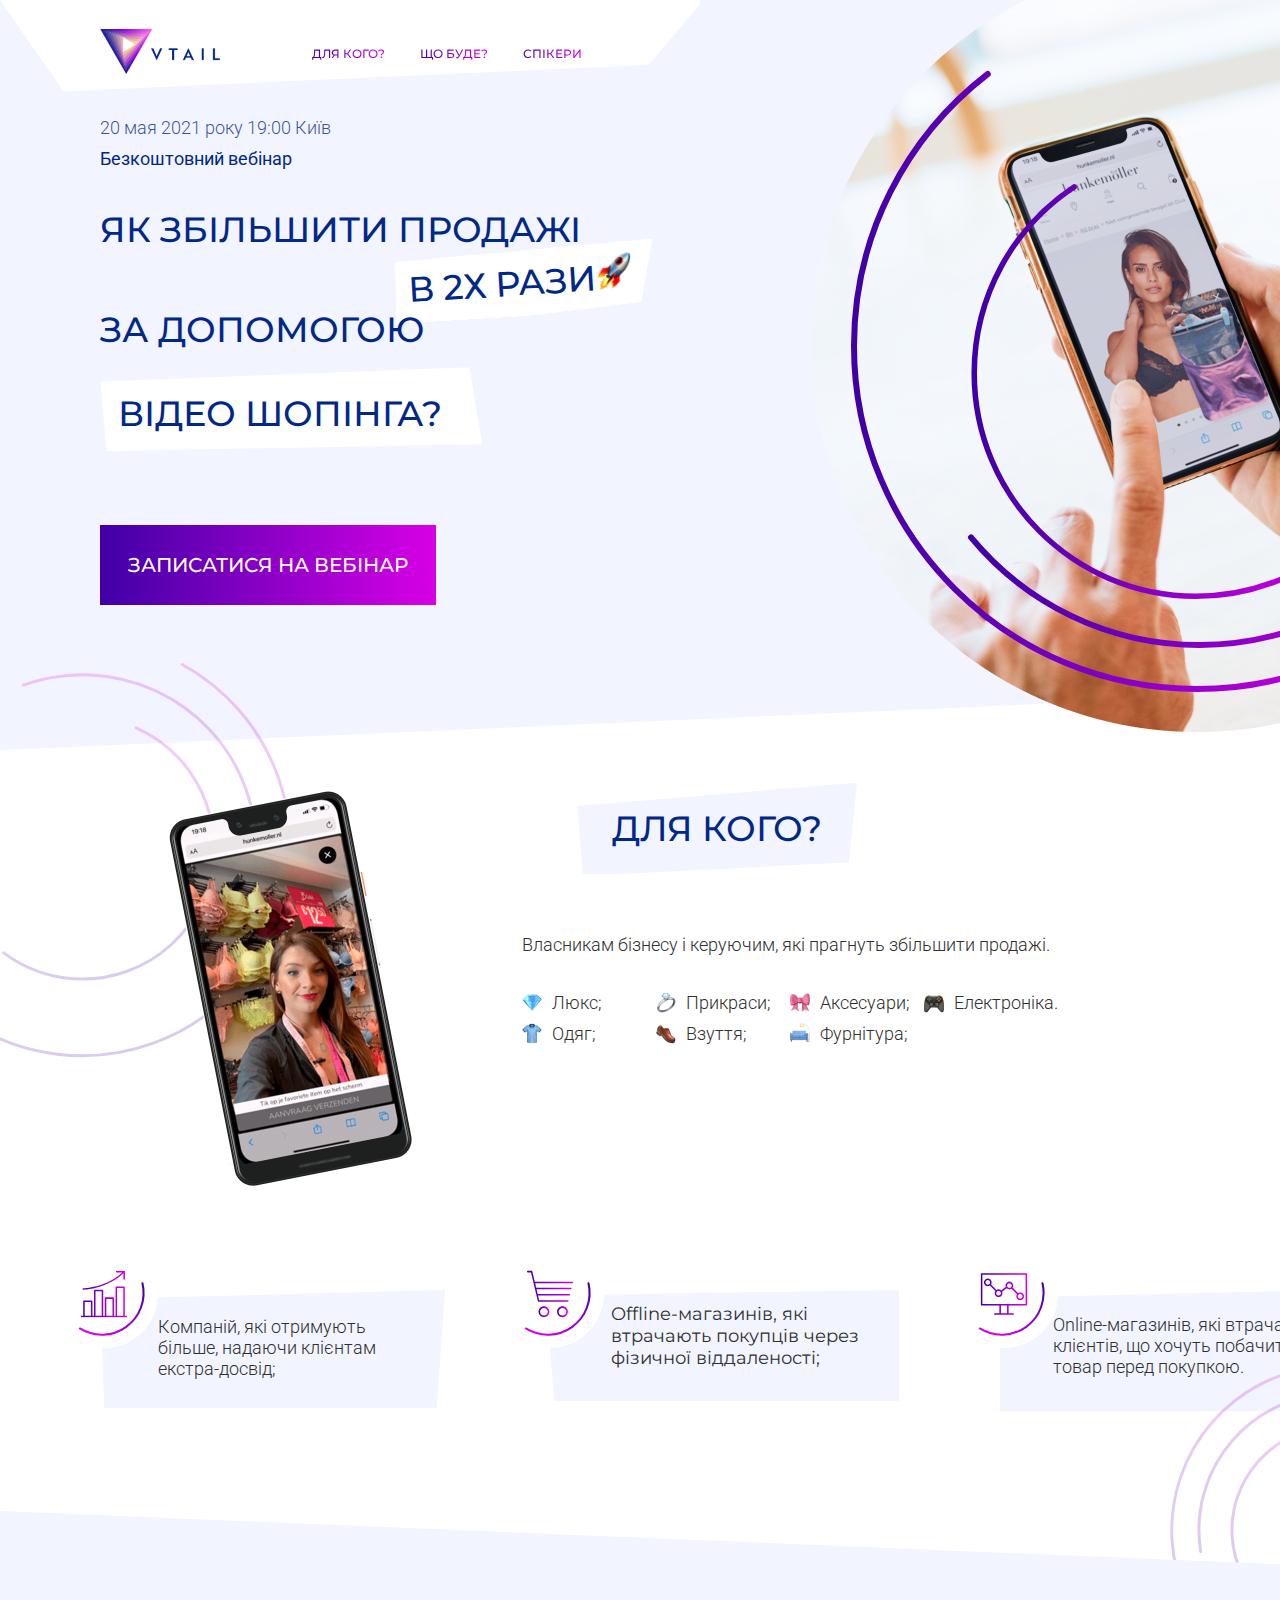
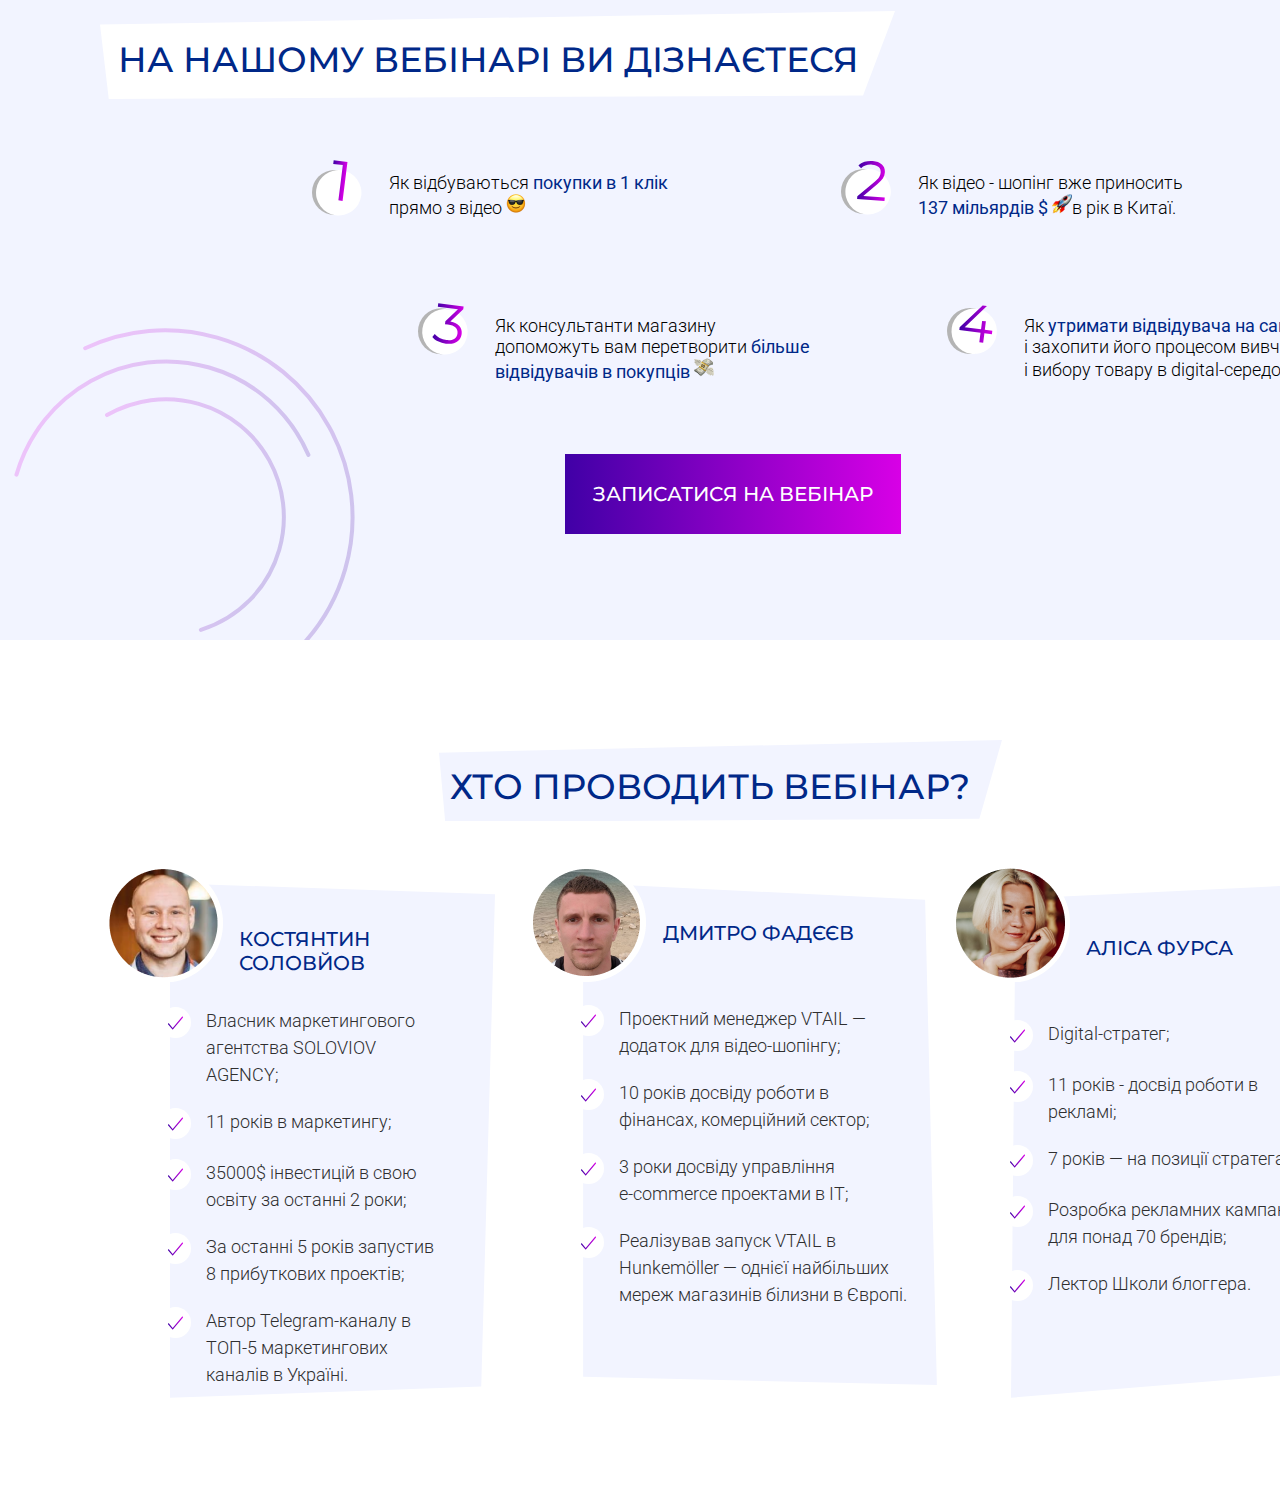
<file: public/index.html>
<!DOCTYPE html>
<html lang="en">

<head>
    <meta charset="UTF-8">
    <meta http-equiv="X-UA-Compatible" content="IE=edge">
    <meta name="viewport" content="width=device-width, initial-scale=1.0">
    <title>vtail</title>
    <!-- CSS -->
    <link rel="stylesheet" href="css/style.css">
</head>

<body>
    <main>
        <section class="top-section">
            <div class="content-container top-section__content">
                <div class="top-section__image">
                    <div class="top-section__image__placeholder">
                        <img src="/public/images/top-section-image.png" alt="">
                        <img src="/public/backgrounds/top-section-big-elipse.svg" alt="">
                        <img src="/public/backgrounds/top-section-middle-elipse.svg" alt="">
                        <img src="/public/backgrounds/top-section-small-elipse.svg" alt="">
                    </div>
                </div>
                <header>
                    <div class="header__logo">
                        <img src="/public/images/logo.png" alt="">
                    </div>
                    <div class="header__menu">
                        <a href="">для кого?</a>
                        <a href="">що буде?</a>
                        <a href="">спікери</a>
                    </div>
                </header>
                <div class="webinar-info">
                    <div class="webinar-info__venue-and-date">
                        <span>20 мая 2021 року 19:00 Київ</span>
                        <p>Безкоштовний вебінар</p>
                    </div>
                    <div class="webinar-info__slogan">
                        <p>як збільшити продажі</p>
                        <p>в 2х рази<img src="/public/icons/rocket.png" alt=""></p>
                        <p>за допомогою</p>
                        <p>відео шопінга?</p>
                    </div>
                    <a href="" class="webinar-sign-up">
                        записатися на вебінар
                    </a>
                </div>
            </div>
        </section>
        <section class="for-who-section">
            <div class="content-container for-who-section-content">
                <div class="for-who-section__top-row">
                    <div class="for-who-section__top-row__screenshot">
                        <img src="/public/images/for-who-section-screenshot.png" alt="">
                    </div>
                    <div class="for-who-section__top-row__categories">
                        <h1>
                            для кого?
                        </h1>
                        <span>
                            Власникам бізнесу і керуючим, які прагнуть збільшити продажі.
                        </span>
                        <div class="for-who-section__top-row__categories__items-container">
                            <div class="for-who-section__top-row__categories__items-container__item">
                                <img src="/public/icons/diamond.png" alt="">
                                <p>Люкс;</p>
                            </div>
                            <div class="for-who-section__top-row__categories__items-container__item">
                                <img src="/public/icons/ring.png" alt="">
                                <p>Прикраси;</p>
                            </div>
                            <div class="for-who-section__top-row__categories__items-container__item">
                                <img src="/public/icons/ribbon.png" alt="">
                                <p>Аксесуари;</p>
                            </div>
                            <div class="for-who-section__top-row__categories__items-container__item">
                                <img src="/public/icons/gamepad.png" alt="">
                                <p>Електроніка.</p>
                            </div>
                            <div class="for-who-section__top-row__categories__items-container__item">
                                <img src="/public/icons/shirt.png" alt="">
                                <p>Одяг;</p>
                            </div>
                            <div class="for-who-section__top-row__categories__items-container__item">
                                <img src="/public/icons/shoe.png" alt="">
                                <p>Взуття;</p>
                            </div>
                            <div class="for-who-section__top-row__categories__items-container__item">
                                <img src="/public/icons/furniture.png" alt="">
                                <p>Фурнітура;</p>
                            </div>
                        </div>
                    </div>
                </div>
                <div class="for-who-section__bottom-row">
                    <div class="for-who-section__bottom-row__items-container">
                        <div class="for-who-section__bottom-row__items-container__item">
                            <p>
                                Компаній, які отримують
                                більше, надаючи клієнтам
                                екстра-досвід;
                            </p>
                        </div>
                        <div class="for-who-section__bottom-row__items-container__item">
                            <span>
                                Offline-магазинів, які
                                втрачають покупців через
                                фізичної віддаленості;
                            </span>
                        </div>
                        <div class="for-who-section__bottom-row__items-container__item">
                            <p>
                                Online-магазинів, які втрачають
                                клієнтів, що хочуть побачити
                                товар перед покупкою.
                            </p>
                        </div>
                    </div>
                </div>
            </div>
        </section>
        <section class="you-will-learn-section">
            <div class="content-container you-will-learn-section-content">
                <h1 class="you-will-learn-section__title">
                    на нашому вебінарі ви дізнаєтеся
                </h1>
                <div class="you-will-learn-section__items-container">
                    <div class="you-will-learn-section__items-container__item">
                        <div class="you-will-learn-section__items-container__item__number">
                            <img src="/public/backgrounds/you-will-learn-item-number-1.svg" alt="">
                        </div>
                        <p>Як відбуваються <span>покупки в 1 клік</span>
                            прямо з відео <img src="/public/icons/sunglasses.png" alt=""></p>
                    </div>
                    <div class="you-will-learn-section__items-container__item">
                        <div class="you-will-learn-section__items-container__item__number">
                            <img src="/public/backgrounds/you-will-learn-item-number-2.svg" alt="">
                        </div>
                        <p>Як відео - шопінг вже приносить <span>137 мільярдів $</span>
                            <img src="/public/icons/small-rocket.png" alt="">в рік в Китаї.</p>
                    </div>
                    <div class="you-will-learn-section__items-container__item">
                        <div class="you-will-learn-section__items-container__item__number">
                            <img src="/public/backgrounds/you-will-learn-item-number-3.svg" alt="">
                        </div>
                        <p>Як консультанти магазину допоможуть вам перетворити <span>більше відвідувачів в покупців</span>
                            <img src="/public/icons/money.png" alt=""></p>
                    </div>
                    <div class="you-will-learn-section__items-container__item">
                        <div class="you-will-learn-section__items-container__item__number">
                            <img src="/public/backgrounds/you-will-learn-item-number-4.svg" alt="">
                        </div>
                        <p>Як <span>утримати відвідувача на сайті</span><br>
                            і захопити його процесом вивчення <br>
                            і вибору товару в digital-середовищі 
                            <img src="/public/icons/lock.png" alt=""></p>
                    </div>
                </div>
                <a href="" class="webinar-sign-up">
                    записатися на вебінар
                </a>
            </div>
        </section>
        <section class="who-leads-section">
            <div class="content-container who-leads-section-content">
                <h1 class="who-leads-section__title">
                    хто проводить вебінар?
                </h1>
                <div class="who-leads-section__items-container">
                    <div class="who-leads-section__items-container__item">
                        <h2>
                            Костянтин
                            Соловйов
                        </h2>
                        <div class="who-leads-section__items-container__item__thesis">
                            <img src="/public/icons/who-leads-checkmark.svg" alt="">
                            <p>Власник маркетингового агентства SOLOVIOV AGENCY;</p>
                        </div>
                        <div class="who-leads-section__items-container__item__thesis">
                            <img src="/public/icons/who-leads-checkmark.svg" alt="">
                            <p>11 років  в маркетингу;</p>
                        </div>
                        <div class="who-leads-section__items-container__item__thesis">
                            <img src="/public/icons/who-leads-checkmark.svg" alt="">
                            <p>35000$ інвестицій в свою освіту за останні 2 роки;</p>
                        </div>
                        <div class="who-leads-section__items-container__item__thesis">
                            <img src="/public/icons/who-leads-checkmark.svg" alt="">
                            <p>За останні 5 років запустив 8 прибуткових проектів;</p>
                        </div>
                        <div class="who-leads-section__items-container__item__thesis">
                            <img src="/public/icons/who-leads-checkmark.svg" alt="">
                            <p>Автор Telegram-каналу
                                в ТОП-5 маркетингових каналів в Україні.</p>
                        </div>
                    </div>
                    <div class="who-leads-section__items-container__item">
                        <h2>
                            Дмитро Фадєєв
                        </h2>
                        <div class="who-leads-section__items-container__item__thesis">
                            <img src="/public/icons/who-leads-checkmark.svg" alt="">
                            <p>Проектний менеджер VTAIL — додаток для відео-шопінгу;</p>
                        </div>
                        <div class="who-leads-section__items-container__item__thesis">
                            <img src="/public/icons/who-leads-checkmark.svg" alt="">
                            <p>10 років досвіду роботи
                                в фінансах, комерційний сектор;</p>
                        </div>
                        <div class="who-leads-section__items-container__item__thesis">
                            <img src="/public/icons/who-leads-checkmark.svg" alt="">
                            <p>3 роки досвіду управління <br>e-commerce проектами в IT;
                            </p>
                        </div>
                        <div class="who-leads-section__items-container__item__thesis">
                            <img src="/public/icons/who-leads-checkmark.svg" alt="">
                            <p>Реалізував запуск VTAIL
                                в Hunkemöller — однієї 
                                 найбільших мереж магазинів білизни в Європі.
                                </p>
                        </div>
                    </div>
                    <div class="who-leads-section__items-container__item">
                        <h2>
                            Аліса Фурса
                        </h2>
                        <div class="who-leads-section__items-container__item__thesis">
                            <img src="/public/icons/who-leads-checkmark.svg" alt="">
                            <p>Digital-стратег;</p>
                        </div>
                        <div class="who-leads-section__items-container__item__thesis">
                            <img src="/public/icons/who-leads-checkmark.svg" alt="">
                            <p>11 років - досвід роботи
                                в рекламі;
                                </p>
                        </div>
                        <div class="who-leads-section__items-container__item__thesis">
                            <img src="/public/icons/who-leads-checkmark.svg" alt="">
                            <p>7 років — на позиції стратега;
                            </p>
                        </div>
                        <div class="who-leads-section__items-container__item__thesis">
                            <img src="/public/icons/who-leads-checkmark.svg" alt="">
                            <p>Розробка рекламних кампаній для понад 70 брендів;
                            </p>
                        </div>
                        <div class="who-leads-section__items-container__item__thesis">
                            <img src="/public/icons/who-leads-checkmark.svg" alt="">
                            <p>Лектор Школи блоггера.</p>
                        </div>
                    </div>
                </div>
            </div>
        </section>
        <section class="opportunity-for-section">
            <div class="content-container opportunity-for-section-content">
            </div>
        </section>
    </main>
</body>

</html>
</file>
<file: public/css/style.css>
@import url("https://fonts.googleapis.com/css2?family=Montserrat:wght@100;200;300;400;500;600;700;800;900&family=Roboto:wght@100;300;400;500;700;900&display=swap");
* {
  padding: 0;
  margin: 0;
  -webkit-box-sizing: border-box;
          box-sizing: border-box;
}

.webinar-sign-up {
  width: -webkit-fit-content;
  width: -moz-fit-content;
  width: fit-content;
  padding: 28px;
  background: -webkit-gradient(linear, left top, right top, from(#4000A6), to(#D800E6));
  background: linear-gradient(90deg, #4000A6 0%, #D800E6 100%);
  color: white;
  font-family: Montserrat;
  font-style: normal;
  font-weight: 500;
  font-size: 20px;
  text-transform: uppercase;
  text-decoration: none;
  -webkit-transition: .1s;
  transition: .1s;
}

.webinar-sign-up:hover {
  -webkit-transform: scale(1.01);
          transform: scale(1.01);
}

main {
  width: 100%;
  overflow-x: hidden;
}

.content-container {
  width: 1440px;
  margin: 0 auto;
}

.top-section {
  width: 100%;
  height: 750px;
  background: url(../backgrounds/top-section-bg.svg);
  background-size: cover;
  overflow: hidden;
}

.top-section__content {
  position: relative;
  display: -webkit-box;
  display: -ms-flexbox;
  display: flex;
  -webkit-box-orient: vertical;
  -webkit-box-direction: normal;
      -ms-flex-direction: column;
          flex-direction: column;
}

.top-section__image {
  position: absolute;
  top: -40px;
  right: 629px;
}

.top-section__image .top-section__image__placeholder {
  position: relative;
}

.top-section__image .top-section__image__placeholder img:nth-child(1) {
  position: absolute;
  top: 0;
  left: 0;
}

.top-section__image .top-section__image__placeholder img:nth-child(2) {
  position: absolute;
  top: 40px;
  left: 40px;
  -webkit-animation: top-section-loop-1 8s linear infinite;
          animation: top-section-loop-1 8s linear infinite;
}

.top-section__image .top-section__image__placeholder img:nth-child(3) {
  position: absolute;
  top: 90px;
  left: 90px;
  -webkit-animation: top-section-loop-2 6s linear infinite;
          animation: top-section-loop-2 6s linear infinite;
}

.top-section__image .top-section__image__placeholder img:nth-child(4) {
  width: 449px;
  height: 449px;
  position: absolute;
  top: 190px;
  left: 160px;
  -webkit-animation: top-section-loop-3 12s linear infinite;
          animation: top-section-loop-3 12s linear infinite;
}

@-webkit-keyframes top-section-loop-1 {
  100% {
    -webkit-transform: rotate(360deg);
            transform: rotate(360deg);
  }
}

@keyframes top-section-loop-1 {
  100% {
    -webkit-transform: rotate(360deg);
            transform: rotate(360deg);
  }
}

@-webkit-keyframes top-section-loop-2 {
  100% {
    -webkit-transform: rotate(-360deg);
            transform: rotate(-360deg);
  }
}

@keyframes top-section-loop-2 {
  100% {
    -webkit-transform: rotate(-360deg);
            transform: rotate(-360deg);
  }
}

@-webkit-keyframes top-section-loop-3 {
  100% {
    -webkit-transform: rotate(360deg);
            transform: rotate(360deg);
  }
}

@keyframes top-section-loop-3 {
  100% {
    -webkit-transform: rotate(360deg);
            transform: rotate(360deg);
  }
}

header {
  display: -webkit-box;
  display: -ms-flexbox;
  display: flex;
  -webkit-column-gap: 92px;
          column-gap: 92px;
  -webkit-box-align: center;
      -ms-flex-align: center;
          align-items: center;
  width: 700px;
  height: 100px;
  padding: 31px 0 24px 100px;
  background: url(../backgrounds/header-bg.svg);
}

.header__menu {
  display: -webkit-box;
  display: -ms-flexbox;
  display: flex;
  -webkit-column-gap: 35px;
          column-gap: 35px;
  height: -webkit-fit-content;
  height: -moz-fit-content;
  height: fit-content;
  font-family: Montserrat;
  font-style: normal;
  font-weight: 500;
  font-size: 12px;
  text-transform: uppercase;
}

.header__menu a {
  background: -webkit-gradient(linear, left top, right top, from(#4000A6), to(#D800E6));
  background: linear-gradient(90deg, #4000A6 0%, #D800E6 100%);
  text-decoration: none;
  -webkit-background-clip: text;
  -webkit-text-fill-color: transparent;
}

.webinar-info {
  margin-top: 17px;
  display: -webkit-box;
  display: -ms-flexbox;
  display: flex;
  -webkit-box-orient: vertical;
  -webkit-box-direction: normal;
      -ms-flex-direction: column;
          flex-direction: column;
  padding-left: 100px;
}

.webinar-info .webinar-sign-up {
  margin-top: 70px;
}

.webinar-info__venue-and-date {
  font-family: Roboto;
  font-style: normal;
  font-size: 18px;
}

.webinar-info__venue-and-date span {
  font-weight: 300;
  color: rgba(0, 40, 136, 0.8);
}

.webinar-info__venue-and-date p {
  margin-top: 10px;
  color: #002888;
}

.webinar-info__slogan {
  margin-top: 39px;
  display: -webkit-box;
  display: -ms-flexbox;
  display: flex;
  -webkit-box-orient: vertical;
  -webkit-box-direction: normal;
      -ms-flex-direction: column;
          flex-direction: column;
  width: 555px;
  font-family: Montserrat;
  font-style: normal;
  font-weight: 500;
  font-size: 35px;
  color: #002888;
  text-transform: uppercase;
}

.webinar-info__slogan p:nth-child(2) {
  margin-top: -5px;
  -ms-flex-item-align: end;
      align-self: flex-end;
  padding: 11px 21px 12px 15px;
  -webkit-transform: matrix(1, -0.06, 0.06, 1, 0, 0);
          transform: matrix(1, -0.06, 0.06, 1, 0, 0);
  background: url(../backgrounds/v2xrazi-bg.svg);
  background-repeat: no-repeat;
  background-size: cover;
}

.webinar-info__slogan p:nth-child(2) img {
  -webkit-user-select: none;
     -moz-user-select: none;
      -ms-user-select: none;
          user-select: none;
  -webkit-user-drag: none;
}

.webinar-info__slogan p:nth-child(3) {
  margin-top: -8px;
  z-index: 2;
}

.webinar-info__slogan p:nth-child(4) {
  margin-top: 16px;
  width: -webkit-fit-content;
  width: -moz-fit-content;
  width: fit-content;
  background: url(../backgrounds/video-shopping-bg.svg);
  background-repeat: no-repeat;
  background-size: contain;
  padding: 25px 41px 20px 18px;
}

.for-who-section {
  margin-top: 32px;
  width: 100%;
}

.for-who-section-content {
  position: relative;
  display: -webkit-box;
  display: -ms-flexbox;
  display: flex;
  -webkit-box-orient: vertical;
  -webkit-box-direction: normal;
      -ms-flex-direction: column;
          flex-direction: column;
  padding: 0 100px;
}

.for-who-section-content:before {
  content: "";
  position: absolute;
  top: -200px;
  left: -180px;
  display: block;
  width: 589px;
  height: 582px;
  background: url(../backgrounds/for-who-section-before.svg);
  background-size: cover;
  z-index: 0;
}

.for-who-section-content:after {
  content: "";
  position: absolute;
  bottom: -365px;
  right: -100px;
  display: block;
  width: 469px;
  height: 472px;
  background: url(../backgrounds/for-who-section-after.svg);
  background-size: cover;
  z-index: -1;
}

.for-who-section__top-row {
  display: -webkit-box;
  display: -ms-flexbox;
  display: flex;
  -webkit-column-gap: 100px;
          column-gap: 100px;
}

.for-who-section__top-row__screenshot {
  z-index: 1;
  margin-left: 60px;
}

.for-who-section__top-row__categories {
  display: -webkit-box;
  display: -ms-flexbox;
  display: flex;
  -webkit-box-orient: vertical;
  -webkit-box-direction: normal;
      -ms-flex-direction: column;
          flex-direction: column;
}

.for-who-section__top-row__categories h1 {
  margin-left: 55px;
  width: -webkit-fit-content;
  width: -moz-fit-content;
  width: fit-content;
  font-family: Montserrat;
  font-style: normal;
  font-weight: 500;
  font-size: 35px;
  text-transform: uppercase;
  color: #002888;
  padding: 25px 35px 24px 35px;
  background: url(../backgrounds/for-who-title-bg.svg);
  background-size: cover;
}

.for-who-section__top-row__categories span {
  margin-top: 60px;
  font-family: Roboto;
  font-style: normal;
  font-weight: 300;
  font-size: 18px;
  color: #2F2F30;
}

.for-who-section__top-row__categories__items-container {
  margin-top: 37px;
  display: -ms-grid;
  display: grid;
  -ms-grid-columns: 1fr 1fr 1fr 1fr;
      grid-template-columns: 1fr 1fr 1fr 1fr;
  row-gap: 10px;
  font-family: Roboto;
  font-style: normal;
  font-weight: 300;
  font-size: 18px;
  color: #2F2F30;
}

.for-who-section__top-row__categories__items-container .for-who-section__top-row__categories__items-container__item {
  display: -webkit-box;
  display: -ms-flexbox;
  display: flex;
  -webkit-column-gap: 10px;
          column-gap: 10px;
}

.for-who-section__bottom-row {
  margin-top: 90px;
  width: 100%;
}

.for-who-section__bottom-row__items-container {
  width: 100%;
  display: -webkit-box;
  display: -ms-flexbox;
  display: flex;
  -webkit-box-pack: justify;
      -ms-flex-pack: justify;
          justify-content: space-between;
}

.for-who-section__bottom-row__items-container__item {
  height: -webkit-fit-content;
  height: -moz-fit-content;
  height: fit-content;
  position: relative;
  color: #2F2F30;
}

.for-who-section__bottom-row__items-container__item p {
  font-family: Roboto;
  font-style: normal;
  font-weight: 300;
  font-size: 18px;
}

.for-who-section__bottom-row__items-container__item span {
  font-family: Montserrat;
  font-style: normal;
  font-weight: normal;
  font-size: 18px;
}

.for-who-section__bottom-row__items-container__item:nth-child(1) {
  width: 345px;
  padding: 26px 21px 29px 58px;
  background: url(../backgrounds/for-who-section-item-bg-1.svg);
  background-size: cover;
}

.for-who-section__bottom-row__items-container__item:nth-child(2) {
  width: 353px;
  padding: 13px 32px 32px 65px;
  background: url(../backgrounds/for-who-section-item-bg-2.svg);
  background-size: cover;
}

.for-who-section__bottom-row__items-container__item:nth-child(3) {
  width: 340px;
  padding: 24px 0 34px 53px;
  z-index: -2;
  background: url(../backgrounds/for-who-section-item-bg-3.svg);
  background-size: cover;
}

.for-who-section__bottom-row__items-container__item:before {
  content: "";
  position: absolute;
  top: -50px;
  left: -50px;
  display: block;
  width: 108px;
  height: 108px;
}

.for-who-section__bottom-row__items-container__item:nth-child(1):before {
  background: url(../backgrounds/for-who-section-item-before-1.svg);
  background-size: cover;
}

.for-who-section__bottom-row__items-container__item:nth-child(2):before {
  background: url(../backgrounds/for-who-section-item-before-2.svg);
  background-size: cover;
}

.for-who-section__bottom-row__items-container__item:nth-child(3):before {
  background: url(../backgrounds/for-who-section-item-before-3.svg);
  background-size: cover;
}

.you-will-learn-section {
  margin-top: 100px;
  height: 729px;
  background: url(../backgrounds/you-will-learn-bg.svg);
  background-size: cover;
  overflow-y: hidden;
}

.you-will-learn-section-content {
  position: relative;
  display: -webkit-box;
  display: -ms-flexbox;
  display: flex;
  -webkit-box-orient: vertical;
  -webkit-box-direction: normal;
      -ms-flex-direction: column;
          flex-direction: column;
  padding: 0 74px 0 100px;
}

.you-will-learn-section-content .webinar-sign-up {
  margin-top: 72px;
  -ms-flex-item-align: center;
      -ms-grid-row-align: center;
      align-self: center;
}

.you-will-learn-section-content:before {
  content: "";
  position: absolute;
  bottom: -180px;
  left: 0;
  display: block;
  width: 402px;
  height: 416px;
  background: url(../backgrounds/you-will-learn-before.svg);
  background-size: cover;
}

.you-will-learn-section__title {
  margin-top: 100px;
  width: -webkit-fit-content;
  width: -moz-fit-content;
  width: fit-content;
  padding: 27px 36px 19px 18px;
  font-family: Montserrat;
  font-style: normal;
  font-weight: 500;
  font-size: 35px;
  text-transform: uppercase;
  color: #002888;
  background: url(../backgrounds/you-will-learn-title-bg.svg);
  background-size: contain;
  background-repeat: no-repeat;
}

.you-will-learn-section__items-container {
  margin-top: 60px;
  margin-left: 212px;
  display: -webkit-box;
  display: -ms-flexbox;
  display: flex;
  -ms-flex-wrap: wrap;
      flex-wrap: wrap;
  row-gap: 80px;
}

.you-will-learn-section__items-container__item {
  display: -webkit-box;
  display: -ms-flexbox;
  display: flex;
  -webkit-column-gap: 24px;
          column-gap: 24px;
}

.you-will-learn-section__items-container__item p {
  font-family: Roboto;
  font-style: normal;
  font-weight: 300;
  font-size: 18px;
  margin-top: 12px;
  color: #000000;
}

.you-will-learn-section__items-container__item p span {
  font-weight: normal;
  color: #002888;
}

.you-will-learn-section__items-container__item img:nth-child(1) {
  -webkit-user-select: none;
     -moz-user-select: none;
      -ms-user-select: none;
          user-select: none;
  -webkit-user-drag: none;
}

.you-will-learn-section__items-container__item:nth-child(1) {
  width: 365px;
}

.you-will-learn-section__items-container__item:nth-child(2) {
  margin-left: 164px;
  width: 350px;
}

.you-will-learn-section__items-container__item:nth-child(3) {
  margin-left: 106px;
  width: 401px;
}

.you-will-learn-section__items-container__item:nth-child(4) {
  margin-left: 128px;
  width: 397px;
}

.who-leads-section {
  margin-top: 100px;
  width: 100%;
}

.who-leads-section-content {
  display: -webkit-box;
  display: -ms-flexbox;
  display: flex;
  -webkit-box-orient: vertical;
  -webkit-box-direction: normal;
      -ms-flex-direction: column;
          flex-direction: column;
  padding: 0 100px;
}

.who-leads-section__title {
  -ms-flex-item-align: center;
      -ms-grid-row-align: center;
      align-self: center;
  width: -webkit-fit-content;
  width: -moz-fit-content;
  width: fit-content;
  padding: 25px 32px 13px 11px;
  font-family: Montserrat;
  font-style: normal;
  font-weight: 500;
  font-size: 35px;
  text-transform: uppercase;
  color: #002888;
  background: url(../backgrounds/who-leads-title-bg.svg);
  background-size: cover;
}

.who-leads-section__items-container {
  margin-top: 62px;
  display: -webkit-box;
  display: -ms-flexbox;
  display: flex;
  -webkit-box-pack: justify;
      -ms-flex-pack: justify;
          justify-content: space-between;
}

.who-leads-section__items-container__item {
  position: relative;
}

.who-leads-section__items-container__item h2 {
  font-family: Montserrat;
  font-style: normal;
  font-weight: 500;
  font-size: 20px;
  text-transform: uppercase;
  color: #002888;
}

.who-leads-section__items-container__item .who-leads-section__items-container__item__thesis {
  display: -webkit-box;
  display: -ms-flexbox;
  display: flex;
  -webkit-box-align: start;
      -ms-flex-align: start;
          align-items: flex-start;
  -webkit-column-gap: 15px;
          column-gap: 15px;
}

.who-leads-section__items-container__item .who-leads-section__items-container__item__thesis p {
  font-family: Roboto;
  font-style: normal;
  font-weight: 300;
  font-size: 18px;
  line-height: 27px;
  color: #2F2F30;
}

.who-leads-section__items-container__item .who-leads-section__items-container__item__thesis:not(:first-of-type) {
  margin-top: 20px;
}

.who-leads-section__items-container__item:before {
  content: "";
  position: absolute;
  top: -20px;
  left: -56px;
  width: 119px;
  height: 119px;
}

.who-leads-section__items-container__item:nth-child(1) {
  margin-left: 60px;
  width: 335px;
  padding: 44px 48px 10px 0;
  background: url(../backgrounds/who-leads-item-bg-1.svg);
  background-size: contain;
  background-repeat: no-repeat;
  background-position-x: 100%;
}

.who-leads-section__items-container__item:nth-child(1) h2 {
  margin-bottom: 32px;
  margin-left: 79px;
}

.who-leads-section__items-container__item:nth-child(2) {
  margin-left: 88px;
  width: 354px;
  padding: 38px 29px 20px 0;
  background: url(../backgrounds/who-leads-item-bg-3.svg);
  background-size: contain;
  background-repeat: no-repeat;
  background-position-x: 100%;
}

.who-leads-section__items-container__item:nth-child(2) .who-leads-section__items-container__item__thesis {
  margin-left: -10px;
}

.who-leads-section__items-container__item:nth-child(2) h2 {
  margin-bottom: 60px;
  margin-left: 80px;
}

.who-leads-section__items-container__item:nth-child(3) {
  margin-left: 70px;
  width: 333px;
  padding: 53px 32px 0px 0;
  background: url(../backgrounds/who-leads-item-bg-2.svg);
  background-size: contain;
  background-repeat: no-repeat;
  background-position-x: 100%;
}

.who-leads-section__items-container__item:nth-child(3) h2 {
  margin-bottom: 60px;
  margin-left: 79px;
}

.who-leads-section__items-container__item:nth-child(3) .who-leads-section__items-container__item__thesis {
  margin-left: -5px;
}

.who-leads-section__items-container__item:nth-child(1):before {
  background: url(../images/who-leads-1.png);
  background-size: cover;
}

.who-leads-section__items-container__item:nth-child(2):before {
  background: url(../images/who-leads-2.png);
  background-size: cover;
}

.who-leads-section__items-container__item:nth-child(3):before {
  background: url(../images/who-leads-3.png);
  background-size: cover;
}

.opportunity-for-section {
  margin-top: 100px;
  width: 100%;
}
</file>
